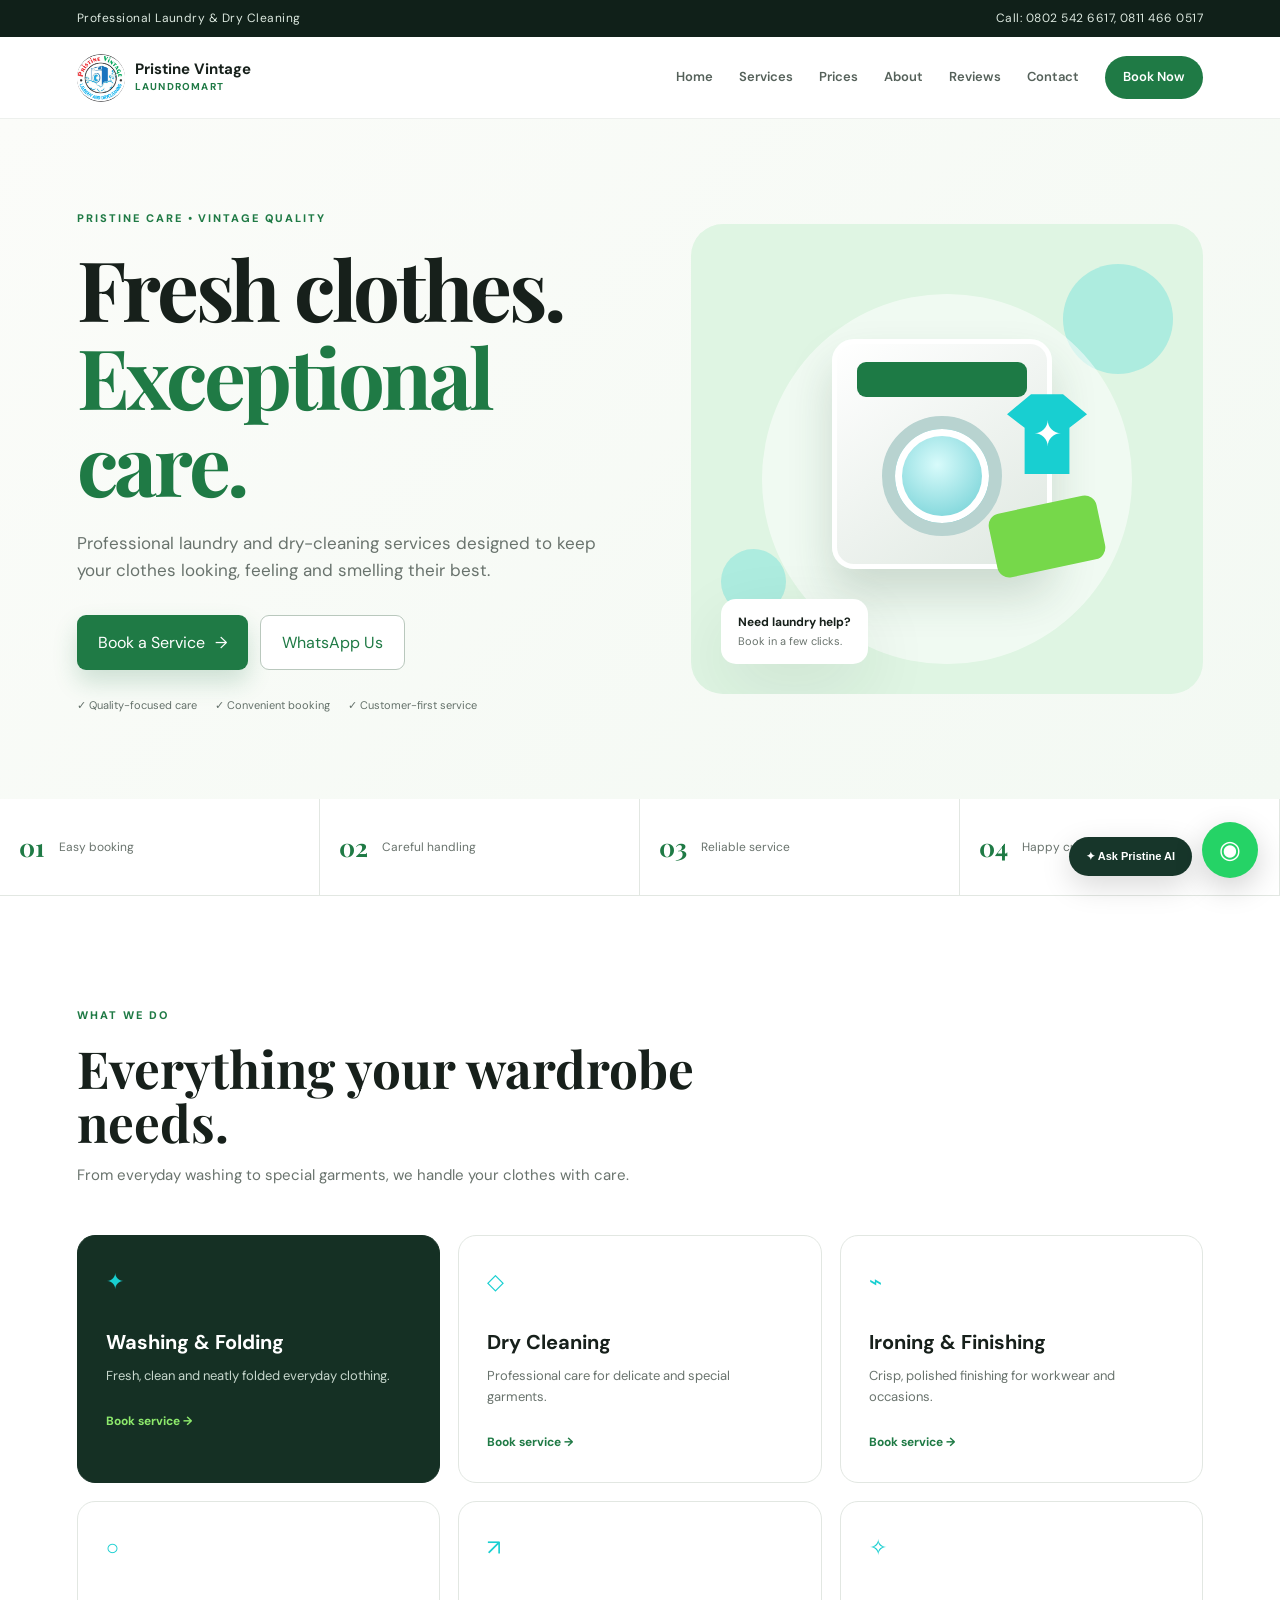
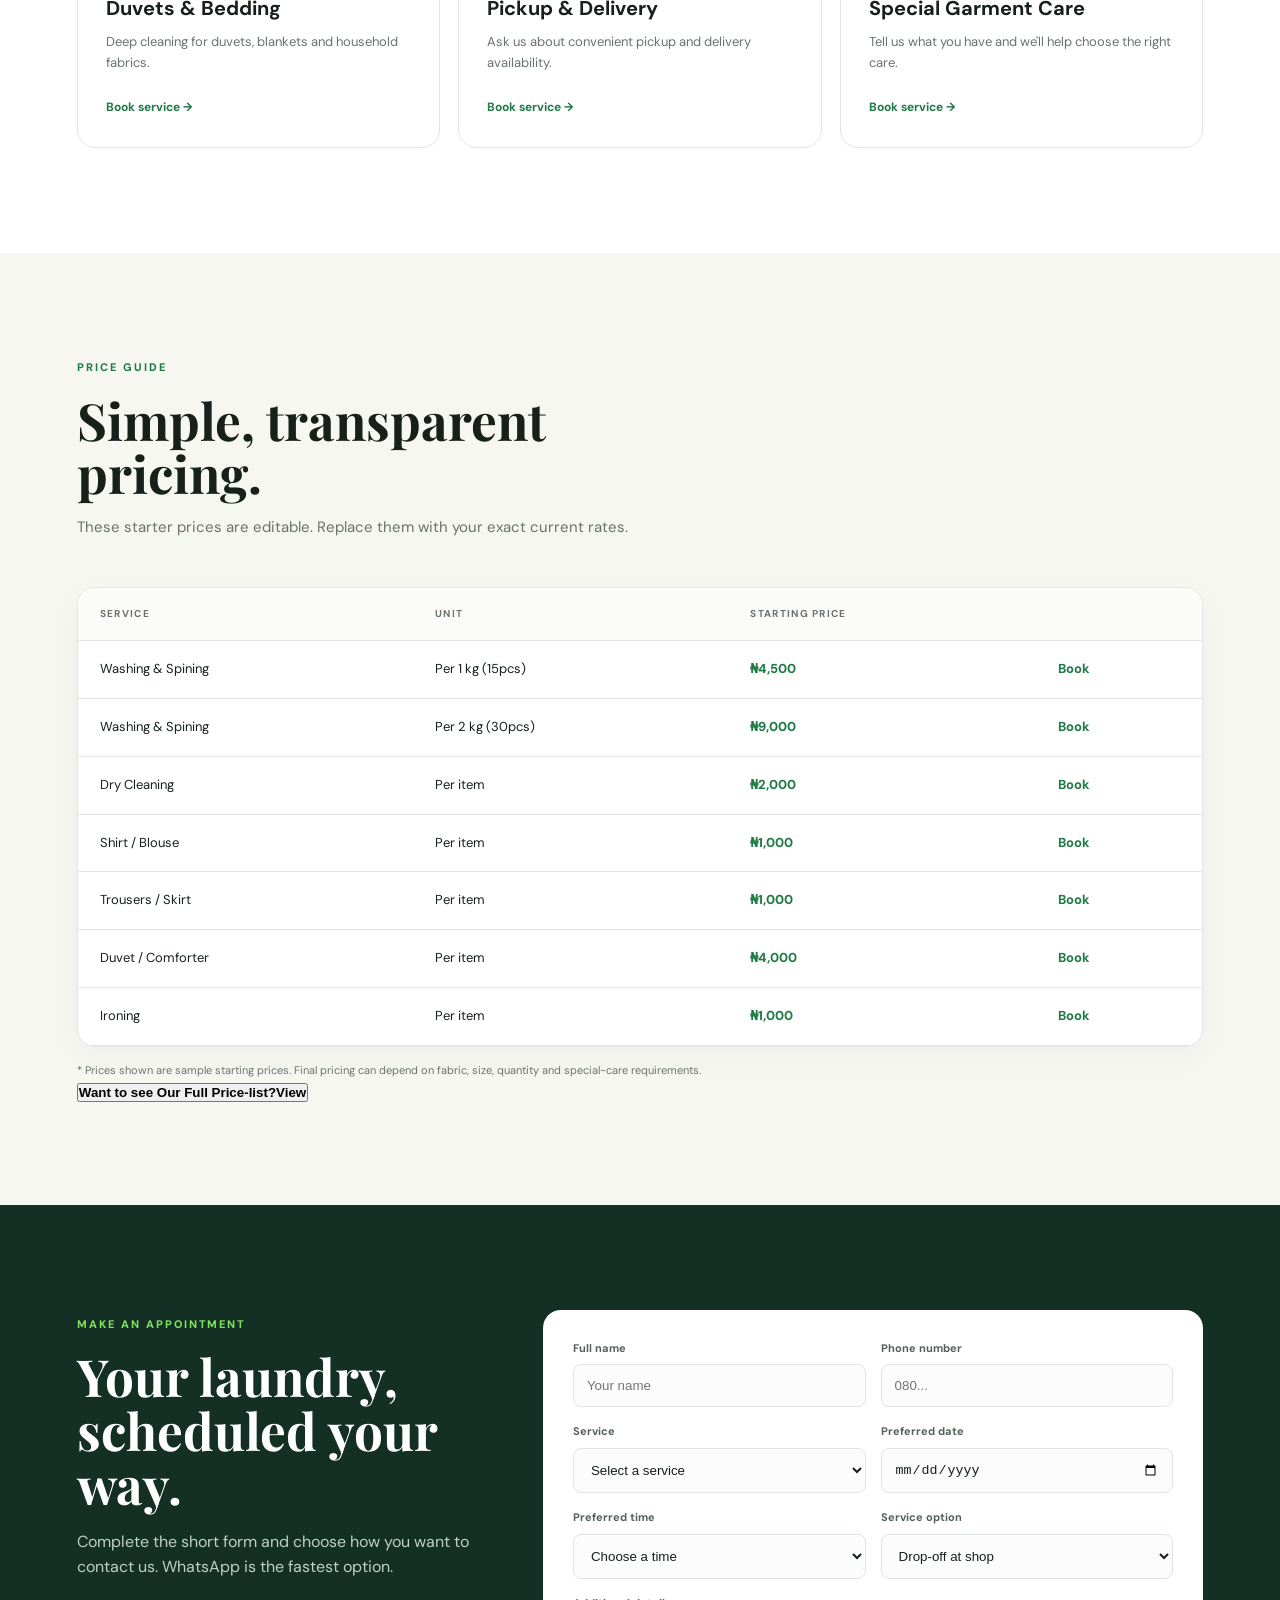
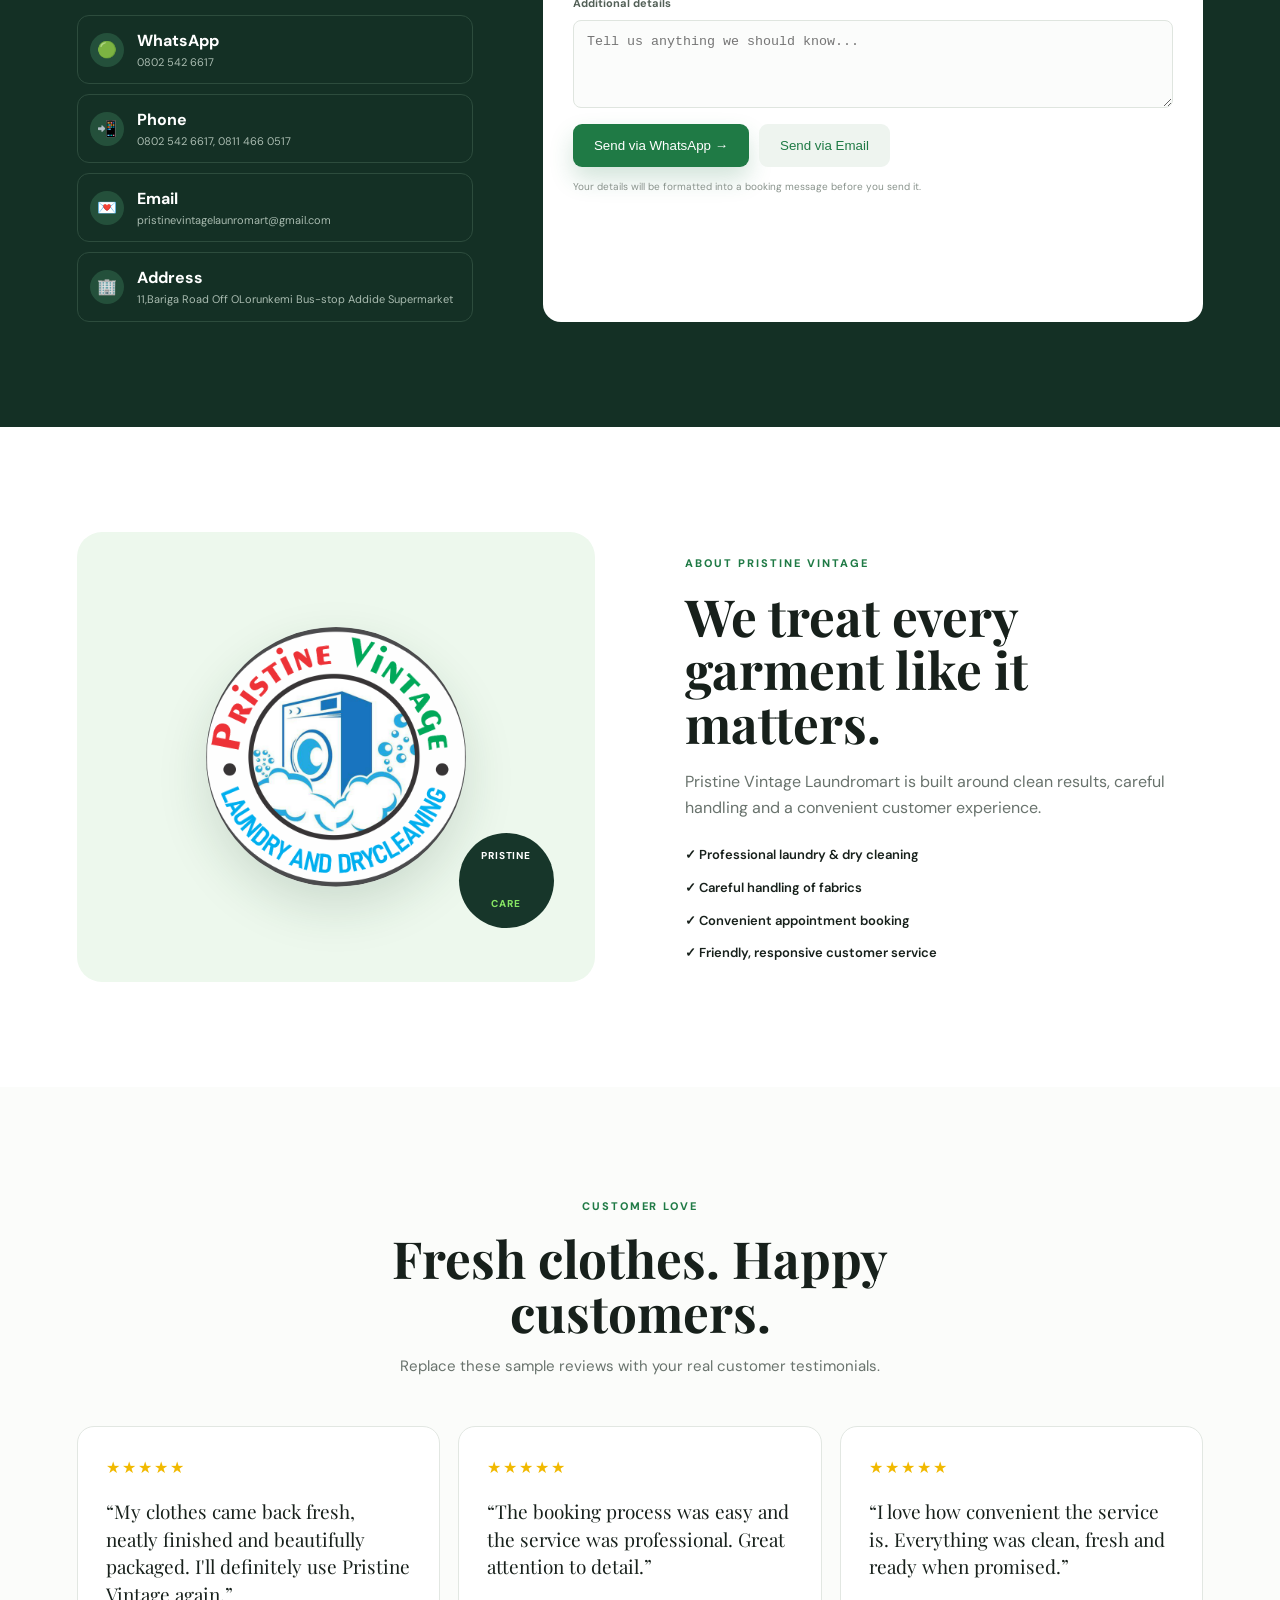
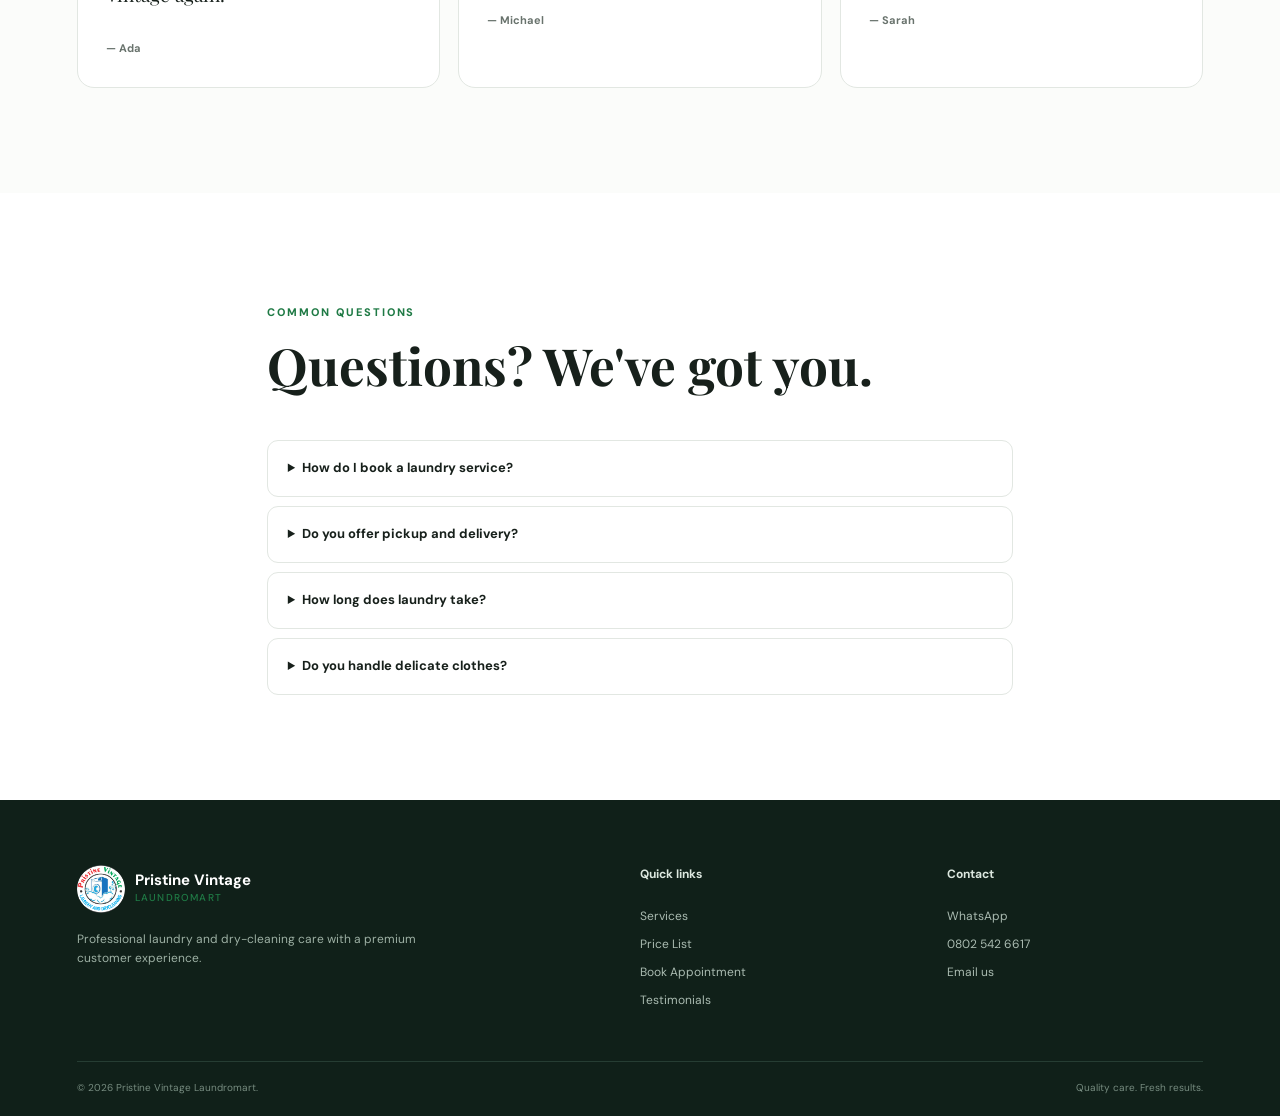
<file: new laundromat/index.html>
<!DOCTYPE html>
<html lang="en">
<head>
  <meta charset="UTF-8">
  <meta name="viewport" content="width=device-width, initial-scale=1.0">
  <meta name="description" content="Pristine Vintage Laundromart — professional laundry and dry-cleaning services. Book conveniently via WhatsApp, phone or email.">
  <title>Pristine Vintage Laundromart | Laundry & Dry Cleaning</title>
  <link rel="preconnect" href="https://fonts.googleapis.com">
  <link rel="preconnect" href="https://fonts.gstatic.com" crossorigin>
  <link href="https://fonts.googleapis.com/css2?family=DM+Sans:wght@400;500;600;700&family=Playfair+Display:wght@600;700&display=swap" rel="stylesheet">
  <link rel="stylesheet" href="style.css">
</head>
<body>
  <div class="topbar">
    <div>Professional Laundry & Dry Cleaning</div>
    <a href="tel:+2348025426617">Call:  0802 542 6617, 0811 466 0517</a>
  </div>

  <header class="navbar" id="navbar">
    <a class="brand" href="#home">
      <img src="1111.png" alt="Pristine Vintage Laundromart logo">
      <span> <strong>Pristine Vintage</strong><br><small><strong>Laundromart</strong></small></span>
    </a>

    <button class="menu-toggle" id="menuToggle" aria-label="Open menu">☰</button>

    <nav id="navMenu">
      <a href="#home">Home</a>
      <a href="#services">Services</a>
      <a href="#prices">Prices</a>
      <a href="#about">About</a>
      <a href="#testimonials">Reviews</a>
      <a href="#contact">Contact</a>
      <a class="nav-cta" href="#booking">Book Now</a>
    </nav>
  </header>

  <main>
    <section class="hero" id="home">
      <div class="hero-copy">
        <span class="eyebrow">PRISTINE CARE • VINTAGE QUALITY</span>
        <h1>Fresh clothes.<br><em>Exceptional care.</em></h1>
        <p>Professional laundry and dry-cleaning services designed to keep your clothes looking, feeling and smelling their best.</p>
        <div class="hero-actions">
          <a class="btn btn-primary" href="#booking">Book a Service <span>→</span></a>
          <a class="btn btn-outline" href="https://wa.me/2348114660517?text=Hello%20Pristine%20Vintage%20Laundromart%2C%20I%27d%20like%20to%20make%20an%20appointment." target="_blank" rel="noopener">WhatsApp Us</a>
        </div>
        <div class="trust-row">
          <span>✓ Quality-focused care</span>
          <span>✓ Convenient booking</span>
          <span>✓ Customer-first service</span>
        </div>
      </div>

      <div class="hero-card">
        <div class="bubble bubble-one"></div>
        <div class="bubble bubble-two"></div>
        <div class="laundry-visual">
          <div class="washer"><div class="washer-door"></div></div>
          <div class="shirt">✦</div>
          <div class="towel"></div>
        </div>
        <div class="floating-card">
          <strong>Need laundry help?</strong>
          <span>Book in a few clicks.</span>
        </div>
      </div>
    </section>

    <section class="stats">
      <div><strong>01</strong><span>Easy booking</span></div>
      <div><strong>02</strong><span>Careful handling</span></div>
      <div><strong>03</strong><span>Reliable service</span></div>
      <div><strong>04</strong><span>Happy customers</span></div>
    </section>

    <section class="section" id="services">
      <div class="section-heading">
        <span class="eyebrow">WHAT WE DO</span>
        <h2>Everything your wardrobe needs.</h2>
        <p>From everyday washing to special garments, we handle your clothes with care.</p>
      </div>

      <div class="service-grid">
        <article class="service-card featured">
          <div class="service-icon">✦</div>
          <h3>Washing & Folding</h3>
          <p>Fresh, clean and neatly folded everyday clothing.</p>
          <a href="#booking" data-service="Washing & Folding">Book service →</a>
        </article>
        <article class="service-card">
          <div class="service-icon">◇</div>
          <h3>Dry Cleaning</h3>
          <p>Professional care for delicate and special garments.</p>
          <a href="#booking" data-service="Dry Cleaning">Book service →</a>
        </article>
        <article class="service-card">
          <div class="service-icon">⌁</div>
          <h3>Ironing & Finishing</h3>
          <p>Crisp, polished finishing for workwear and occasions.</p>
          <a href="#booking" data-service="Ironing & Finishing">Book service →</a>
        </article>
        <article class="service-card">
          <div class="service-icon">○</div>
          <h3>Duvets & Bedding</h3>
          <p>Deep cleaning for duvets, blankets and household fabrics.</p>
          <a href="#booking" data-service="Duvets & Bedding">Book service →</a>
        </article>
        <article class="service-card">
          <div class="service-icon">↗</div>
          <h3>Pickup & Delivery</h3>
          <p>Ask us about convenient pickup and delivery availability.</p>
          <a href="#booking" data-service="Pickup & Delivery">Book service →</a>
        </article>
        <article class="service-card">
          <div class="service-icon">✧</div>
          <h3>Special Garment Care</h3>
          <p>Tell us what you have and we'll help choose the right care.</p>
          <a href="#booking" data-service="Special Garment Care">Book service →</a>
        </article>
      </div>
    </section>

    <section class="price-section" id="prices">
      <div class="section-heading">
        <span class="eyebrow">PRICE GUIDE</span>
        <h2>Simple, transparent pricing.</h2>
        <p>These starter prices are editable. Replace them with your exact current rates.</p>
      </div>

      <div class="price-table-wrap">
        <table class="price-table">
          <thead><tr><th>Service</th><th>Unit</th><th>Starting price</th><th></th></tr></thead>
          <tbody>
            <tr><td>Washing & Spining</td><td>Per 1 kg (15pcs)</td><td>₦4,500</td><td><a href="#booking" data-service="Washing & Folding">Book</a></td></tr>
            <tr><td>Washing & Spining</td><td>Per 2 kg (30pcs)</td><td>₦9,000</td><td><a href="#booking" data-service="Washing & Folding">Book</a></td></tr>
            <tr><td>Dry Cleaning</td><td>Per item</td><td>₦2,000</td><td><a href="#booking" data-service="Dry Cleaning">Book</a></td></tr>
            <tr><td>Shirt / Blouse</td><td>Per item</td><td>₦1,000</td><td><a href="#booking" data-service="Shirt / Blouse">Book</a></td></tr>
            <tr><td>Trousers / Skirt</td><td>Per item</td><td>₦1,000</td><td><a href="#booking" data-service="Trousers / Skirt">Book</a></td></tr>
            <tr><td>Duvet / Comforter</td><td>Per item</td><td>₦4,000</td><td><a href="#booking" data-service="Duvet / Comforter">Book</a></td></tr>
            <tr><td>Ironing</td><td>Per item</td><td>₦1,000</td><td><a href="#booking" data-service="Ironing">Book</a></td></tr>
          </tbody>
        </table>
      </div>
      <p class="price-note">* Prices shown are sample starting prices. Final pricing can depend on fabric, size, quantity and special-care requirements.</p>
                                                                                                                                                                      <button type="button"><p><strong>Want to see Our Full Price-list?<a href="price.html">View</a></strong></p></button>
    </section>

    <section class="booking section" id="booking">
      <div class="booking-info">
        <span class="eyebrow">MAKE AN APPOINTMENT</span>
        <h2>Your laundry, scheduled your way.</h2>
        <p>Complete the short form and choose how you want to contact us. WhatsApp is the fastest option.</p>
        <div class="contact-mini">
          <a href="https://wa.me/2348025426617" target="_blank" rel="noopener"><span>🟢</span><div><strong>WhatsApp</strong><small>0802 542 6617</small></div></a>
          <a href="tel:+2348025426617"><span>📲</span><div><strong>Phone</strong><small>0802 542 6617, 0811 466 0517</small></div></a>
          <a href="mailto:pristinevintagelaundromart@gmail.com"><span>💌</span><div><strong>Email</strong><small>pristinevintagelaunromart@gmail.com</small></div></a>
           <a href="Address"><span>🏢</span><div><strong>Address</strong><small>11,Bariga Road Off OLorunkemi Bus-stop Addide Supermarket</small></div></a>
        </div>
      </div>

      <form class="booking-form" id="bookingForm">
        <div class="form-row">
          <label>Full name<input type="text" id="name" required placeholder="Your name"></label>
          <label>Phone number<input type="tel" id="phone" required placeholder="080..."></label>
        </div>
        <div class="form-row">
          <label>Service
            <select id="service" required>
              <option value="">Select a service</option>
              <option>Washing & Folding</option>
              <option>Dry Cleaning</option>
              <option>Ironing & Finishing</option>
              <option>Duvets & Bedding</option>
              <option>Pickup & Delivery</option>
              <option>Special Garment Care</option>
            </select>
          </label>
          <label>Preferred date<input type="date" id="date" required></label>
        </div>
        <div class="form-row">
          <label>Preferred time
            <select id="time" required>
              <option value="">Choose a time</option>
              <option>8:00 AM - 10:00 AM</option>
              <option>10:00 AM - 12:00 PM</option>
              <option>12:00 PM - 2:00 PM</option>
              <option>2:00 PM - 4:00 PM</option>
              <option>4:00 PM - 6:00 PM</option>
            </select>
          </label>
          <label>Service option
            <select id="option">
              <option>Drop-off at shop</option>
              <option>Pickup requested</option>
              <option>Delivery requested</option>
              <option>Pickup & delivery</option>
            </select>
          </label>
        </div>
        <label>Additional details<textarea id="message" rows="4" placeholder="Tell us anything we should know..."></textarea></label>
        <div class="form-actions">
          <button class="btn btn-primary" type="submit">Send via WhatsApp →</button>
          <button class="btn btn-email" type="button" id="emailBooking">Send via Email</button>
        </div>
        <small class="form-note">Your details will be formatted into a booking message before you send it.</small>
      </form>
    </section>

    <section class="about section" id="about">
      <div class="about-image">
        <img src="1111.png" alt="Pristine Vintage Laundromart">
        <div class="seal">PRISTINE<br><span>CARE</span></div>
      </div>
      <div class="about-copy">
        <span class="eyebrow">ABOUT PRISTINE VINTAGE</span>
        <h2>We treat every garment like it matters.</h2>
        <p>Pristine Vintage Laundromart is built around clean results, careful handling and a convenient customer experience.</p>
        <div class="check-list">
          <div>✓ Professional laundry & dry cleaning</div>
          <div>✓ Careful handling of fabrics</div>
          <div>✓ Convenient appointment booking</div>
          <div>✓ Friendly, responsive customer service</div>
        </div>
      </div>
    </section>

    <section class="reviews section" id="testimonials">
      <div class="section-heading centered">
        <span class="eyebrow">CUSTOMER LOVE</span>
        <h2>Fresh clothes. Happy customers.</h2>
        <p>Replace these sample reviews with your real customer testimonials.</p>
      </div>
      <div class="review-grid">
        <article class="review-card"><div class="stars">★★★★★</div><p>“My clothes came back fresh, neatly finished and beautifully packaged. I'll definitely use Pristine Vintage again.”</p><strong>— Ada</strong></article>
        <article class="review-card"><div class="stars">★★★★★</div><p>“The booking process was easy and the service was professional. Great attention to detail.”</p><strong>— Michael</strong></article>
        <article class="review-card"><div class="stars">★★★★★</div><p>“I love how convenient the service is. Everything was clean, fresh and ready when promised.”</p><strong>— Sarah</strong></article>
      </div>
    </section>

    <section class="faq section">
      <div class="section-heading">
        <span class="eyebrow">COMMON QUESTIONS</span>
        <h2>Questions? We've got you.</h2>
      </div>
      <div class="faq-list">
        <details><summary>How do I book a laundry service?</summary><p>Use the appointment form above, then send your booking through WhatsApp or email. You can also call us directly.</p></details>
        <details><summary>Do you offer pickup and delivery?</summary><p>Yes. Select the pickup/delivery option in the booking form and we'll confirm availability with you.</p></details>
        <details><summary>How long does laundry take?</summary><p>Turnaround time depends on the service and quantity. Contact us on WhatsApp for the current turnaround time.</p></details>
        <details><summary>Do you handle delicate clothes?</summary><p>Yes. Tell us about the garment when booking so we can recommend the appropriate care.</p></details>
      </div>
    </section>
  </main>

  <footer id="contact">
    <div class="footer-main">
      <div>
        <a class="brand footer-brand" href="#home"><img src="1111.png" alt=""><span>Pristine Vintage<br><small>Laundromart</small></span></a>
        <p>Professional laundry and dry-cleaning care with a premium customer experience.</p>
      </div>
      <div><h4>Quick links</h4><a href="#services">Services</a><a href="#prices">Price List</a><a href="#booking">Book Appointment</a><a href="#testimonials">Testimonials</a></div>
      <div><h4>Contact</h4><a href="https://wa.me/2348114660517" target="_blank">WhatsApp</a><a href="tel:+2348025426617">0802 542 6617</a><a href="mailto:YOUR_EMAIL@example.com">Email us</a></div>
    </div>
    <div class="footer-bottom"><span>© <span id="year"></span> Pristine Vintage Laundromart.</span><span>Quality care. Fresh results.</span></div>
  </footer>

  <a class="floating-wa" href="https://wa.me/2348114660517?text=Hello%20Pristine%20Vintage%20Laundromart%2C%20I%27d%20like%20to%20make%20an%20appointment." target="_blank" rel="noopener" aria-label="Chat on WhatsApp">◉</a>

  <button class="ai-button" id="aiButton" aria-label="Open FAQ assistant">✦ <span>Ask Pristine AI</span></button>
  <div class="ai-panel" id="aiPanel">
    <div class="ai-head"><div><strong>Pristine AI</strong><small>FAQ Assistant</small></div><button id="aiClose">×</button></div>
    <div class="ai-messages" id="aiMessages"><div class="bot-message">Hi! 👋 I'm Pristine AI. Ask me about our services, booking, prices, pickup or opening hours.</div></div>
    <div class="quick-questions">
      <button data-question="How do I book?">How do I book?</button>
      <button data-question="Do you offer pickup?">Pickup?</button>
      <button data-question="What are your prices?">Prices?</button>
    </div>
    <form id="aiForm"><input id="aiInput" placeholder="Ask a question..." autocomplete="off"><button>→</button></form>
  </div>

  <script src="script.js"></script>
</body>
</html>
</file>
<file: new laundromat/style.css>
*{box-sizing:border-box;margin:0;padding:0}
:root{--ink:#17201b;--muted:#69736d;--cream:#f7f7f1;--paper:#fff;--green:#1f7a45;--lime:#76d84a;--aqua:#18cfd1;--line:#e2e7e2;--shadow:0 24px 70px rgba(22,40,30,.09)}
html{scroll-behavior:smooth}
body{font-family:"DM Sans",sans-serif;color:var(--ink);background:var(--paper);line-height:1.6}
a{text-decoration:none;color:inherit}
.topbar{background:#102019;color:#dce8df;padding:9px 6%;display:flex;justify-content:space-between;font-size:12px;letter-spacing:.04em}
.navbar{height:82px;padding:0 6%;display:flex;align-items:center;justify-content:space-between;background:rgba(255,255,255,.95);position:sticky;top:0;z-index:20;border-bottom:1px solid #edf0ed;backdrop-filter:blur(12px)}
.brand{display:flex;align-items:center;gap:10px;font-weight:700;font-size:15px;line-height:1.05}
.brand img{width:48px;height:48px;border-radius:50%;object-fit:cover}
.brand small{font-weight:500;color:var(--green);font-size:10px;letter-spacing:.12em;text-transform:uppercase}
nav{display:flex;align-items:center;gap:26px;font-size:13px;font-weight:600}
nav a:not(.nav-cta){color:#55615a}
nav a:not(.nav-cta):hover{color:var(--green)}
.nav-cta{background:var(--green);color:white;padding:11px 18px;border-radius:30px}
.menu-toggle{display:none;border:0;background:none;font-size:25px}
.hero{min-height:680px;padding:75px 6%;display:grid;grid-template-columns:1.03fr .97fr;gap:70px;align-items:center;background:linear-gradient(135deg,#fbfcf9 0%,#f3f9f3 100%);overflow:hidden}
.hero-copy{max-width:690px}.eyebrow{display:inline-block;color:var(--green);font-size:11px;letter-spacing:.18em;font-weight:800;margin-bottom:17px}
h1,h2{font-family:"Playfair Display",serif;line-height:1.05}
h1{font-size:clamp(50px,6.5vw,88px);letter-spacing:-.04em}
h1 em{font-style:normal;color:var(--green)}
.hero-copy>p{font-size:17px;color:var(--muted);max-width:560px;margin:24px 0 30px}
.hero-actions{display:flex;gap:12px;flex-wrap:wrap}.btn{display:inline-flex;justify-content:center;align-items:center;gap:10px;border:0;cursor:pointer;padding:14px 21px;border-radius:9px;font:600 13px inherit}.btn-primary{background:var(--green);color:white;box-shadow:0 12px 25px rgba(31,122,69,.2)}.btn-outline{border:1px solid #b9c8bd;color:var(--green);background:white}.btn-email{background:#eef4ef;color:var(--green)}
.trust-row{display:flex;gap:18px;flex-wrap:wrap;margin-top:27px;font-size:11px;color:#637069}
.hero-card{min-height:470px;background:#dff5e3;border-radius:32px;position:relative;display:flex;align-items:center;justify-content:center;overflow:hidden}
.hero-card:after{content:"";position:absolute;width:370px;height:370px;border-radius:50%;background:rgba(255,255,255,.55);top:70px;left:50%;transform:translateX(-50%)}
.bubble{position:absolute;border-radius:50%;background:rgba(24,207,209,.25)}.bubble-one{width:110px;height:110px;right:30px;top:40px}.bubble-two{width:65px;height:65px;left:30px;bottom:80px}
.laundry-visual{z-index:2;position:relative;width:290px;height:290px}
.washer{position:absolute;width:220px;height:230px;border-radius:22px;background:linear-gradient(145deg,#fff,#dfe8e1);left:30px;top:25px;box-shadow:0 25px 45px rgba(31,70,45,.18);border:5px solid white}
.washer:before{content:"";position:absolute;left:20px;right:20px;top:18px;height:35px;background:#1d7a45;border-radius:9px}
.washer-door{width:120px;height:120px;border-radius:50%;border:13px solid #b8d3d0;background:radial-gradient(circle at 45% 38%,#d8fbfb,#5ec8ce);position:absolute;left:45px;top:72px;box-shadow:inset 0 0 0 7px white}
.shirt{position:absolute;right:5px;top:80px;background:#18cfd1;color:white;font-size:35px;width:80px;height:80px;clip-path:polygon(30% 0,70% 0,100% 25%,78% 42%,78% 100%,22% 100%,22% 42%,0 25%);display:grid;place-items:center;z-index:3}
.towel{position:absolute;width:110px;height:65px;background:#76d84a;right:-10px;bottom:35px;border-radius:12px;transform:rotate(-12deg);z-index:4}
.floating-card{position:absolute;z-index:5;bottom:30px;left:30px;background:white;border-radius:15px;padding:14px 17px;box-shadow:var(--shadow);display:flex;flex-direction:column;font-size:12px}.floating-card span{color:var(--muted);font-size:11px}
.stats{display:grid;grid-template-columns:repeat(4,1fr);border-bottom:1px solid var(--line);background:white}.stats div{padding:28px 6%;border-right:1px solid var(--line);display:flex;gap:14px;align-items:center}.stats strong{color:var(--green);font-family:"Playfair Display";font-size:25px}.stats span{font-size:12px;color:var(--muted)}
.section{padding:105px 6%}.section-heading{max-width:650px;margin-bottom:48px}.section-heading.centered{text-align:center;margin-left:auto;margin-right:auto}.section-heading h2{font-size:clamp(37px,4vw,57px);margin-bottom:14px}.section-heading p{color:var(--muted);font-size:15px}
.service-grid{display:grid;grid-template-columns:repeat(3,1fr);gap:18px}.service-card{padding:28px;border:1px solid var(--line);border-radius:18px;min-height:225px;transition:.25s;background:white}.service-card:hover{transform:translateY(-5px);box-shadow:var(--shadow)}.service-card.featured{background:#153024;color:white;border-color:#153024}.service-card.featured p{color:#c7d7cd}.service-icon{font-size:22px;color:var(--aqua);margin-bottom:27px}.service-card h3{font-size:20px;margin-bottom:8px}.service-card p{font-size:13px;color:var(--muted);margin-bottom:20px}.service-card a{font-size:12px;font-weight:700;color:var(--green)}.featured a{color:#8de96c}
.price-section{padding:100px 6%;background:var(--cream)}.price-table-wrap{overflow:auto;background:white;border:1px solid var(--line);border-radius:18px;box-shadow:0 10px 30px rgba(30,50,35,.04)}.price-table{width:100%;border-collapse:collapse;min-width:650px}.price-table th,.price-table td{text-align:left;padding:18px 22px;border-bottom:1px solid var(--line);font-size:13px}.price-table th{font-size:10px;text-transform:uppercase;letter-spacing:.13em;color:var(--muted);background:#fbfcfa}.price-table td:nth-child(3){font-weight:800;color:var(--green)}.price-table td:last-child a{font-weight:700;color:var(--green)}.price-note{font-size:11px;color:var(--muted);margin-top:15px}
.booking{background:#143025;color:white;display:grid;grid-template-columns:.75fr 1.25fr;gap:70px}.booking-info .eyebrow{color:#7fe35b}.booking h2{font-size:clamp(40px,4vw,58px);margin-bottom:17px}.booking-info>p{color:#bfd0c5;max-width:430px}.contact-mini{margin-top:35px;display:grid;gap:10px}.contact-mini a{display:flex;align-items:center;gap:13px;padding:12px;border:1px solid #2d4c3d;border-radius:12px}.contact-mini a>span{width:34px;height:34px;display:grid;place-items:center;border-radius:50%;background:#24503b;color:#8de96c}.contact-mini strong,.contact-mini small{display:block}.contact-mini small{font-size:11px;color:#a9bbb0}
.booking-form{background:white;color:var(--ink);padding:30px;border-radius:18px}.form-row{display:grid;grid-template-columns:1fr 1fr;gap:15px}label{font-size:11px;font-weight:700;color:#536057;display:block;margin-bottom:16px}input,select,textarea{display:block;width:100%;margin-top:7px;border:1px solid #dfe5df;border-radius:8px;padding:13px;font:400 13px inherit;color:var(--ink);background:#fbfcfb;outline:none}input:focus,select:focus,textarea:focus{border-color:var(--green);box-shadow:0 0 0 3px rgba(31,122,69,.08)}textarea{resize:vertical}.form-actions{display:flex;gap:10px;flex-wrap:wrap}.form-note{display:block;margin-top:12px;color:#89938c;font-size:10px}
.about{display:grid;grid-template-columns:1fr 1fr;gap:90px;align-items:center}.about-image{background:#edf8ed;border-radius:25px;min-height:450px;display:grid;place-items:center;position:relative}.about-image img{width:260px;height:260px;object-fit:cover;border-radius:50%;box-shadow:0 20px 50px rgba(30,70,40,.15)}.seal{position:absolute;right:8%;bottom:12%;background:#17362a;color:white;width:95px;height:95px;border-radius:50%;display:grid;place-items:center;text-align:center;font-size:10px;font-weight:800;letter-spacing:.08em;line-height:1.2}.seal span{color:#86e563}.about-copy h2{font-size:clamp(38px,4vw,55px);margin-bottom:18px}.about-copy>p{color:var(--muted);max-width:560px}.check-list{display:grid;gap:12px;margin-top:25px;font-size:13px;font-weight:600}
.reviews{background:#fbfcfa}.review-grid{display:grid;grid-template-columns:repeat(3,1fr);gap:18px}.review-card{background:white;border:1px solid var(--line);padding:28px;border-radius:17px}.stars{color:#f1b900;letter-spacing:2px;margin-bottom:18px}.review-card p{font-family:"Playfair Display";font-size:19px;line-height:1.45;margin-bottom:25px}.review-card strong{font-size:11px;color:var(--muted)}
.faq{max-width:900px;margin:auto}.faq-list{display:grid;gap:9px}.faq-list details{border:1px solid var(--line);border-radius:11px;padding:17px 20px;background:white}.faq-list summary{font-weight:700;font-size:13px;cursor:pointer}.faq-list p{font-size:12px;color:var(--muted);padding-top:10px}
footer{background:#102019;color:#dce7df;padding:65px 6% 20px}.footer-main{display:grid;grid-template-columns:2fr 1fr 1fr;gap:50px;padding-bottom:50px}.footer-brand{color:white;margin-bottom:17px}.footer-main p{color:#9db0a4;max-width:370px;font-size:12px}.footer-main h4{font-size:12px;margin-bottom:14px}.footer-main>div:not(:first-child){display:flex;flex-direction:column;gap:9px}.footer-main>div:not(:first-child) a{color:#aabbb1;font-size:12px}.footer-bottom{border-top:1px solid #263d33;padding-top:18px;display:flex;justify-content:space-between;color:#778c80;font-size:10px}
.floating-wa{position:fixed;right:22px;bottom:22px;width:56px;height:56px;border-radius:50%;background:#25d366;color:white;display:grid;place-items:center;font-size:25px;box-shadow:0 10px 30px rgba(0,0,0,.18);z-index:30}.ai-button{position:fixed;right:88px;bottom:24px;border:0;border-radius:30px;padding:13px 17px;background:#17362a;color:white;box-shadow:0 10px 30px rgba(0,0,0,.15);cursor:pointer;z-index:29;font-weight:700;font-size:11px}.ai-panel{position:fixed;right:22px;bottom:88px;width:340px;max-width:calc(100vw - 30px);background:white;border:1px solid var(--line);border-radius:18px;box-shadow:0 25px 70px rgba(0,0,0,.18);z-index:31;overflow:hidden;display:none}.ai-panel.open{display:block}.ai-head{background:#17362a;color:white;padding:15px 17px;display:flex;justify-content:space-between;align-items:center}.ai-head strong,.ai-head small{display:block}.ai-head small{font-size:9px;color:#b9d0c1}.ai-head button{border:0;background:transparent;color:white;font-size:24px;cursor:pointer}.ai-messages{height:240px;overflow:auto;padding:15px;display:grid;align-content:start;gap:9px}.bot-message,.user-message{max-width:85%;padding:10px 12px;border-radius:12px;font-size:11px;line-height:1.5}.bot-message{background:#eff5f0}.user-message{background:#17362a;color:white;margin-left:auto}.quick-questions{display:flex;gap:5px;overflow:auto;padding:0 12px 10px}.quick-questions button{white-space:nowrap;border:1px solid #dce4de;background:white;border-radius:20px;padding:7px 10px;font-size:9px;cursor:pointer}.ai-panel form{border-top:1px solid var(--line);display:flex;padding:8px}.ai-panel input{border:0;margin:0;background:white}.ai-panel form button{width:38px;border:0;border-radius:9px;background:var(--green);color:white;font-size:17px}
 /* Price List Section */
        .price-grid {
            display: grid;
            grid-template-columns: repeat(auto-fit, minmax(280px, 1fr));
            gap: 20px;
            margin-bottom: 50px;
        }

        .price-card {
            background: #fff;
            padding: 20px;
            border-radius: 8px;
            box-shadow: 0 4px 6px rgba(0,0,0,0.05);
            display: flex;
            justify-content: space-between;
            align-items: center;
        }

        .price-card span {
            font-weight: bold;
            color: var(--primary);}

@media(max-width:900px){nav{gap:14px}.hero{grid-template-columns:1fr;gap:35px}.hero-card{min-height:390px}.service-grid,.review-grid{grid-template-columns:1fr 1fr}.booking{grid-template-columns:1fr}.about{grid-template-columns:1fr;gap:45px}.footer-main{grid-template-columns:1.5fr 1fr 1fr}}
@media(max-width:680px){.topbar{padding:8px 5%;font-size:10px}.topbar div{display:none}.topbar{justify-content:flex-end}.navbar{padding:0 5%;height:72px}.brand img{width:42px;height:42px}nav{display:none;position:absolute;left:0;right:0;top:72px;background:white;padding:18px 5%;flex-direction:column;align-items:stretch;box-shadow:0 15px 30px rgba(0,0,0,.08)}nav.open{display:flex}.nav-cta{text-align:center}.menu-toggle{display:block}.hero{padding:65px 5%;min-height:auto}.hero-copy>p{font-size:15px}.hero-card{min-height:340px}.stats{grid-template-columns:1fr 1fr}.stats div{padding:20px 5%}.section,.price-section{padding:75px 5%}.service-grid,.review-grid{grid-template-columns:1fr}.form-row{grid-template-columns:1fr}.booking{padding:70px 5%}.booking-form{padding:22px}.about-image{min-height:330px}.about-image img{width:190px;height:190px}.footer-main{grid-template-columns:1fr 1fr;gap:30px}.footer-main>div:first-child{grid-column:1/-1}.footer-bottom{gap:10px;flex-direction:column}.ai-button{right:88px}.ai-button span{display:none}.floating-wa{right:17px}.ai-panel{right:15px}}
</file>
